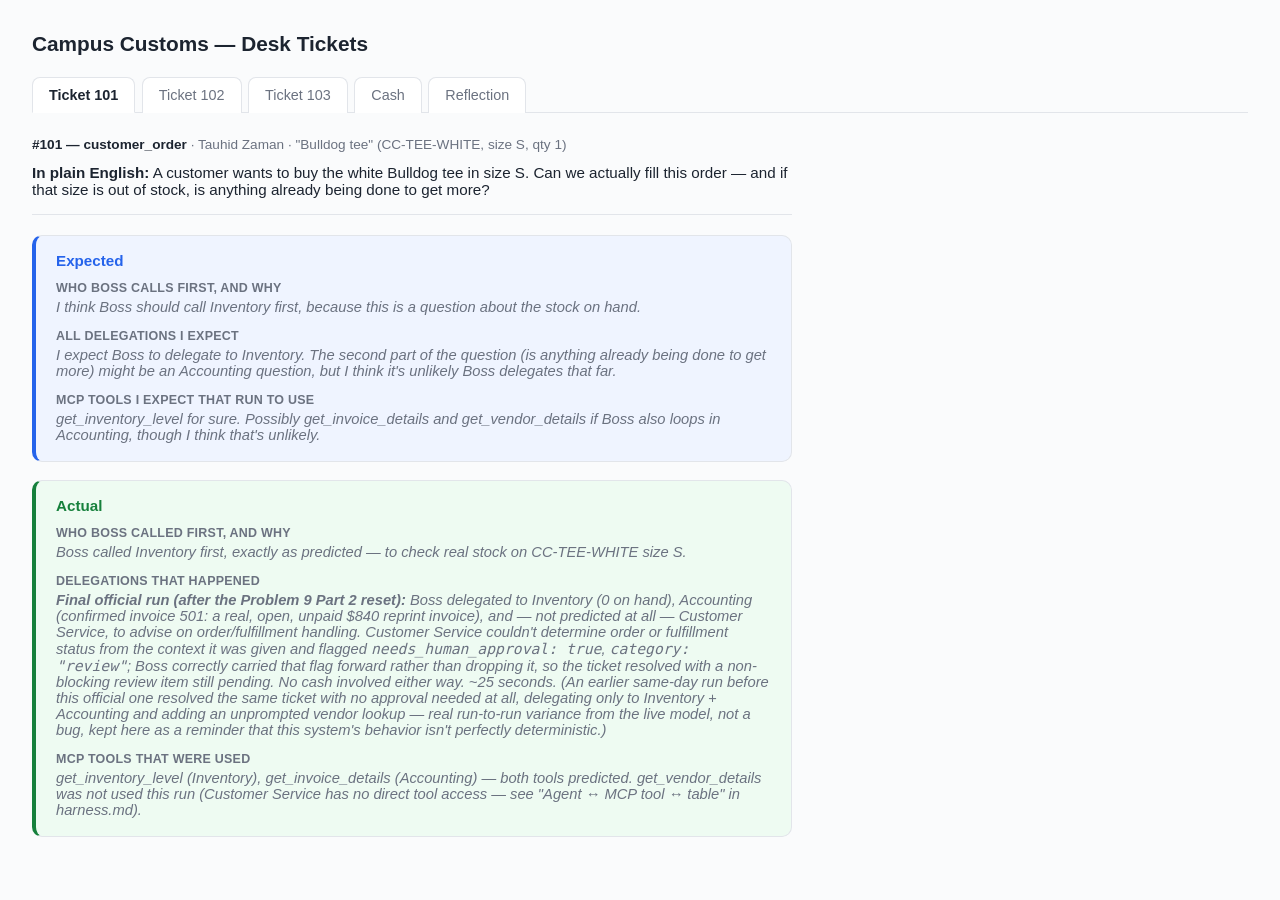
<file: output/desk_tickets.html>
<!DOCTYPE html>
<html lang="en">
<head>
<meta charset="UTF-8">
<title>Campus Customs — Desk Tickets</title>
<style>
  :root {
    --ink: #1c2430;
    --muted: #6b7280;
    --line: #e2e5ea;
    --bg: #fafbfc;
    --expected: #2563eb;
    --actual: #16803c;
    --expected-bg: #eff4ff;
    --actual-bg: #eefbf2;
  }
  * { box-sizing: border-box; }
  body {
    margin: 0;
    padding: 2rem;
    background: var(--bg);
    color: var(--ink);
    font-family: -apple-system, BlinkMacSystemFont, "Segoe UI", Helvetica, Arial, sans-serif;
  }
  h1 {
    font-size: 1.3rem;
    margin: 0 0 1.25rem 0;
  }
  .tabs {
    display: flex;
    gap: 0.4rem;
    border-bottom: 1px solid var(--line);
    margin-bottom: 1.5rem;
    flex-wrap: wrap;
  }
  .tab-btn {
    appearance: none;
    border: 1px solid var(--line);
    border-bottom: none;
    background: #fff;
    color: var(--muted);
    padding: 0.55rem 1rem;
    border-radius: 8px 8px 0 0;
    font-size: 0.9rem;
    cursor: pointer;
    position: relative;
    top: 1px;
  }
  .tab-btn.active {
    color: var(--ink);
    font-weight: 600;
    border-bottom: 1px solid #fff;
    background: #fff;
  }
  .panel { display: none; max-width: 760px; }
  .panel.active { display: block; }

  .ticket-ref {
    font-size: 0.85rem;
    color: var(--muted);
    margin-bottom: 0.75rem;
  }
  .ticket-ref b { color: var(--ink); }

  .ticket-question {
    font-size: 0.95rem;
    margin-bottom: 1.25rem;
    padding-bottom: 1rem;
    border-bottom: 1px solid var(--line);
  }

  .section {
    border: 1px solid var(--line);
    border-radius: 10px;
    padding: 1rem 1.25rem 1.1rem;
    margin-bottom: 1.1rem;
  }
  .section.expected { border-left: 4px solid var(--expected); background: var(--expected-bg); }
  .section.actual { border-left: 4px solid var(--actual); background: var(--actual-bg); }
  .section h2 {
    font-size: 0.95rem;
    margin: 0 0 0.75rem 0;
  }
  .section.expected h2 { color: var(--expected); }
  .section.actual h2 { color: var(--actual); }

  .field { margin-bottom: 0.9rem; }
  .field:last-child { margin-bottom: 0; }
  .field label {
    display: block;
    font-size: 0.78rem;
    font-weight: 600;
    text-transform: uppercase;
    letter-spacing: 0.02em;
    color: var(--muted);
    margin-bottom: 0.25rem;
  }
  .field p {
    margin: 0;
    font-size: 0.92rem;
    color: var(--muted);
    font-style: italic;
  }

  .coming-later {
    border: 1px dashed var(--line);
    border-radius: 10px;
    padding: 2rem 1.25rem;
    text-align: center;
    color: var(--muted);
    font-style: italic;
  }

  #reflection.panel { max-width: 880px; }
  .rq {
    border: 1px solid var(--line);
    border-radius: 10px;
    padding: 1.1rem 1.35rem 1.2rem;
    margin-bottom: 1.1rem;
    background: #fff;
  }
  .rq h2 {
    font-size: 0.98rem;
    margin: 0 0 0.75rem 0;
    color: var(--ink);
  }
  .rq p {
    margin: 0 0 0.8rem 0;
    font-size: 0.92rem;
    line-height: 1.55;
    color: var(--ink);
  }
  .rq p:last-child { margin-bottom: 0; }
  .rq p b { color: var(--actual); }
  .rq code {
    background: #f1f3f5;
    padding: 0.05rem 0.3rem;
    border-radius: 4px;
    font-size: 0.85em;
  }
</style>
</head>
<body>

<h1>Campus Customs — Desk Tickets</h1>

<div class="tabs">
  <button class="tab-btn active" data-tab="t101">Ticket 101</button>
  <button class="tab-btn" data-tab="t102">Ticket 102</button>
  <button class="tab-btn" data-tab="t103">Ticket 103</button>
  <button class="tab-btn" data-tab="cash">Cash</button>
  <button class="tab-btn" data-tab="reflection">Reflection</button>
</div>

<!-- Ticket 101 -->
<div class="panel active" id="t101">
  <div class="ticket-ref">
    <b>#101 — customer_order</b> · Tauhid Zaman · "Bulldog tee" (CC-TEE-WHITE, size S, qty 1)
  </div>
  <div class="ticket-question">
    <b>In plain English:</b> A customer wants to buy the white Bulldog tee in size S. Can we actually fill this order — and if that size is out of stock, is anything already being done to get more?
  </div>

  <div class="section expected">
    <h2>Expected</h2>
    <div class="field">
      <label>Who Boss calls first, and why</label>
      <p>I think Boss should call Inventory first, because this is a question about the stock on hand.</p>
    </div>
    <div class="field">
      <label>All delegations I expect</label>
      <p>I expect Boss to delegate to Inventory. The second part of the question (is anything already being done to get more) might be an Accounting question, but I think it's unlikely Boss delegates that far.</p>
    </div>
    <div class="field">
      <label>MCP tools I expect that run to use</label>
      <p>get_inventory_level for sure. Possibly get_invoice_details and get_vendor_details if Boss also loops in Accounting, though I think that's unlikely.</p>
    </div>
  </div>

  <div class="section actual">
    <h2>Actual</h2>
    <div class="field">
      <label>Who Boss called first, and why</label>
      <p>Boss called Inventory first, exactly as predicted — to check real stock on CC-TEE-WHITE size S.</p>
    </div>
    <div class="field">
      <label>Delegations that happened</label>
      <p><b>Final official run (after the Problem 9 Part 2 reset):</b> Boss delegated to Inventory (0 on hand), Accounting (confirmed invoice 501: a real, open, unpaid $840 reprint invoice), and — not predicted at all — Customer Service, to advise on order/fulfillment handling. Customer Service couldn't determine order or fulfillment status from the context it was given and flagged <code>needs_human_approval: true</code>, <code>category: "review"</code>; Boss correctly carried that flag forward rather than dropping it, so the ticket resolved with a non-blocking review item still pending. No cash involved either way. ~25 seconds. (An earlier same-day run before this official one resolved the same ticket with no approval needed at all, delegating only to Inventory + Accounting and adding an unprompted vendor lookup — real run-to-run variance from the live model, not a bug, kept here as a reminder that this system's behavior isn't perfectly deterministic.)</p>
    </div>
    <div class="field">
      <label>MCP tools that were used</label>
      <p>get_inventory_level (Inventory), get_invoice_details (Accounting) — both tools predicted. get_vendor_details was not used this run (Customer Service has no direct tool access — see "Agent ↔ MCP tool ↔ table" in harness.md).</p>
    </div>
  </div>
</div>

<!-- Ticket 102 -->
<div class="panel" id="t102">
  <div class="ticket-ref">
    <b>#102 — rent_notice</b> · Elm City Properties · "Rent due" (lease 1, Chapel Street shop)
  </div>
  <div class="ticket-question">
    <b>In plain English:</b> Our landlord says rent is due in 2 days. How much do we actually owe, do we have enough cash to cover it, and has it already been paid?
  </div>

  <div class="section expected">
    <h2>Expected</h2>
    <div class="field">
      <label>Who Boss calls first, and why</label>
      <p>Boss should call Facilities first, because this has to do with the actual building.</p>
    </div>
    <div class="field">
      <label>All delegations I expect</label>
      <p>I expect Boss to delegate to Facilities, and also work with Accounting to confirm we have enough cash to cover the rent. I don't expect the team to be able to confirm whether rent has already been paid, since there's no tool for that.</p>
    </div>
    <div class="field">
      <label>MCP tools I expect that run to use</label>
      <p>get_lease_details and get_cash_balance.</p>
    </div>
  </div>

  <div class="section actual">
    <h2>Actual</h2>
    <div class="field">
      <label>Who Boss called first, and why</label>
      <p>Boss called Facilities first, exactly as predicted — to verify the real lease terms.</p>
    </div>
    <div class="field">
      <label>Delegations that happened</label>
      <p><b>This ticket surfaced a real bug, then confirmed the fix.</b> The first real run only delegated to Facilities — Boss never looped in Accounting despite both Facilities' and its own reply saying to, leaving <code>payment_account: null</code> on the flagged $2,400 approval (clicking "Approve" on it would have failed). Diagnosed and fixed with a new rule in <code>boss.md</code> (delegate to Accounting yourself for a real account before finalizing a payment flag — see harness.md). The fix's first test still didn't produce a usable approval: Accounting read the cash balance's stale-looking <code>date</code> field as a reason to withhold any payment recommendation, so the ticket resolved with a non-actionable <code>category: "review"</code> and zero cash movement. Fixed again with a clarification in <code>accounting.md</code> (that date field isn't a staleness signal). <b>The official run</b>: Boss delegated to Facilities, which (overstepping its own Boss-only escalation rule — a separate documented finding) called Accounting directly and got back the real account; Boss also independently called <code>get_cash_balance</code> itself as a grounding check. Final reply: <code>needs_human_approval: true</code>, <code>category: "payment"</code>, <code>payment_amount: 2400</code>, <code>payment_account: "checking"</code> — a real, actionable approval this time. The student approved it live in the dashboard (decided by rachel.sin@yale.edu); <code>payments.apply_payment()</code> deducted $2,400 from checking and the ticket moved to <b>resolved</b>.</p>
    </div>
    <div class="field">
      <label>MCP tools that were used</label>
      <p>get_lease_details (Facilities) and get_cash_balance (Accounting, and again independently by Boss as a grounding check) — both tools predicted, and get_cash_balance finally got exercised once the routing gap was fixed.</p>
    </div>
  </div>
</div>

<!-- Ticket 103 -->
<div class="panel" id="t103">
  <div class="ticket-ref">
    <b>#103 — price_override</b> · Yale AI Club · "Bulk hoodie discount" (CC-HOOD-NAVY, size M, qty 20)
  </div>
  <div class="ticket-question">
    <b>In plain English:</b> A student org wants to buy 20 navy hoodies in size M and is asking for a bulk discount. Can we even fill an order that big, and if not fully, is a discount still worth offering on what we do have?
  </div>

  <div class="section expected">
    <h2>Expected</h2>
    <div class="field">
      <label>Who Boss calls first, and why</label>
      <p>Boss should call Inventory first, because this is fundamentally an inventory question — can we even fill an order for 20.</p>
    </div>
    <div class="field">
      <label>All delegations I expect</label>
      <p>I expect Boss to delegate to Inventory first, then to Accounting for pricing/margin on the discount. Customer Service might get involved to draft a response to Yale AI Club, depending on how they reached out. But Customer Service can't actually create an invoice — nothing in the system can create a new sales record yet — so I expect Boss to flag that as a missing capability rather than invent one.</p>
    </div>
    <div class="field">
      <label>MCP tools I expect that run to use</label>
      <p>get_inventory_level and get_pricing.</p>
    </div>
  </div>

  <div class="section actual">
    <h2>Actual</h2>
    <div class="field">
      <label>Who Boss called first, and why</label>
      <p>Boss called Inventory first in the official run — matching the prediction. (An earlier same-day run had called Accounting first instead; both agents were consulted either way in both runs.)</p>
    </div>
    <div class="field">
      <label>Delegations that happened</label>
      <p><b>Official run (post-reset):</b> Boss delegated to both Inventory and Accounting. Inventory confirmed only 8 of the 20 requested hoodies are on hand (shortfall of 12). Accounting found unit cost $22 / list price $58 and proposed an illustrative 10% discount ($52.20/unit, $1,044 total) as an unapproved suggestion, explicitly noting it hadn't assumed availability. Customer Service was correctly never involved (matching the boss.md fix restricting it to live chat only). This time Boss's final reply set <code>needs_human_approval: false</code> with no category at all — a cleaner, more confident synthesis than the earlier run (which had flagged a non-blocking <code>category: "review"</code> for the same facts). Either way the ticket resolved with zero cash movement; the discount is still just a recommendation, nothing was charged. ~11 seconds.</p>
    </div>
    <div class="field">
      <label>MCP tools that were used</label>
      <p>get_pricing (Accounting) and get_inventory_level (Inventory) — exactly the 2 tools predicted.</p>
    </div>
  </div>
</div>

<!-- Cash -->
<div class="panel" id="cash">
  <div class="ticket-ref">
    <b>Checking account</b> · itemized, starting balance through this run's ending balance
  </div>
  <div class="ticket-question">
    Reconstructed directly from <code>output/audit_trail.json</code> and the real <code>cash_accounts</code>/<code>payments</code> tables in <code>data/campus_customs_new.db</code> — every line below matches what actually happened, not a prediction. Verified: $3,400.00 − $2,400.00 + $0.00 + $0.00 = $1,000.00, which is exactly the working db's current <code>checking</code> balance.
  </div>

  <div class="section expected" style="border-left-color:#444;background:#f3f4f6;">
    <h2 style="color:#444;">Starting balance (post reset)</h2>
    <div class="field">
      <label>Checking, as of the Problem 9 Part 2 reset (2026-10-13T20:23:27)</label>
      <p style="font-style:normal;color:var(--ink);font-size:1.1rem;font-weight:700;">$3,400.00</p>
    </div>
  </div>

  <div class="section actual">
    <h2>#101 — Bulldog tee</h2>
    <div class="field">
      <label>Cash change</label>
      <p style="font-style:normal;color:var(--ink);font-weight:700;">$0.00</p>
    </div>
    <div class="field">
      <label>Why</label>
      <p>No payment was ever recommended or executed. Invoice 501 ($840, the vendor's reprint invoice) stays open and unpaid regardless — this ticket is about a customer order, not the shop paying anyone. Flagged <code>category: "review"</code> (not a payment), so nothing for the checking account to move.</p>
    </div>
  </div>

  <div class="section actual">
    <h2>#102 — Rent due</h2>
    <div class="field">
      <label>Cash change</label>
      <p style="font-style:normal;color:var(--dusty-red,#b91c1c);font-weight:700;">&minus;$2,400.00</p>
    </div>
    <div class="field">
      <label>Why</label>
      <p>Lease 1's monthly rent, paid to Elm City Properties. Boss flagged a real <code>category: "payment"</code> approval (<code>payment_amount: 2400</code>, <code>payment_account: "checking"</code>); the student approved it live in the dashboard (<code>decided_by: rachel.sin@yale.edu</code>). <code>payments.apply_payment()</code> recorded payment id 1 (<code>kind: "rent"</code>, <code>ref_id: 1</code>) and deducted $2,400.00 from checking in the same transaction.</p>
    </div>
  </div>

  <div class="section actual">
    <h2>#103 — Bulk hoodie discount</h2>
    <div class="field">
      <label>Cash change</label>
      <p style="font-style:normal;color:var(--ink);font-weight:700;">$0.00</p>
    </div>
    <div class="field">
      <label>Why</label>
      <p>Accounting's 10% discount ($52.20/unit, $1,044 total) is an unapproved pricing recommendation, not an executed sale — there's no sales/receivables tool in this system that could actually charge Yale AI Club (a known gap, flagged back in Problem 6). Nothing moved.</p>
    </div>
  </div>

  <div class="section expected" style="border-left-color:#444;background:#f3f4f6;">
    <h2 style="color:#444;">Ending balance</h2>
    <div class="field">
      <label>Checking, after all 3 tickets resolved (matches <code>cash_accounts</code> in the working db as of 2026-10-14)</label>
      <p style="font-style:normal;color:var(--ink);font-size:1.1rem;font-weight:700;">$1,000.00</p>
    </div>
  </div>
</div>

<!-- Reflection -->
<div class="panel" id="reflection">

  <div class="ticket-question" style="border-bottom: none; padding-bottom: 0;">
    Evidence for every claim below is on the Ticket/Cash tabs on this same page. Real screenshots of the live dashboard for each resolved ticket — including ticket 102's new "has this already been paid?" confirmation flow referenced in Q1 — are in <code>output/resolved_board.html</code>.
  </div>

  <div class="rq">
    <h2>1. How would you evaluate the performance of the agents on each ticket, and why?</h2>
    <p><b>#101 (Bulldog tee).</b> Inventory and Accounting were reliably strong throughout — Inventory never guessed at the 0-on-hand figure, it always grounded it in a real <code>get_inventory_level(CC-TEE-WHITE, S)</code> call, and Accounting consistently pulled invoice 501's real $840/overdue/open status rather than assuming the reprint had already arrived. One run even went further unprompted and pulled Bulldog Print Co's 5-day lead time — good initiative, and still in scope (vendor lookups are Accounting's domain). Where performance wobbled was routing: across different live runs, Boss sometimes also looped in Customer Service for what is an internal stock ticket, even after <code>boss.md</code> was explicitly tightened to keep CS to live-chat only. CS behaved correctly once invoked — it honestly said it couldn't determine fulfillment status rather than inventing a promise to Tauhid — but its presence at all shows the routing rule doesn't hold every single time against the live model's own judgment.</p>
    <p><b>#102 (Rent due).</b> This is the ticket where the team's performance genuinely struggled, in full view, across several real runs. The first live run flagged a $2,400 payment approval with <code>payment_account: null</code> — an answer nobody could actually act on — because Boss never followed through on confirming the account with Accounting, despite both Facilities' and its own reply saying it should. The fix for that (a new <code>boss.md</code> rule) surfaced a second failure: Accounting then refused to recommend the payment at all, misreading the cash balance's last-updated timestamp as a staleness warning. Only after a second prompt fix did the team produce something genuinely usable — and even then, Facilities briefly broke its own "escalate through Boss only" rule to get the account straight from Accounting, meaning the right number arrived through the wrong process. The most mature behavior came out of a feature built specifically for this ticket's unresolved edge case: when Accounting truly can't confirm whether rent was already paid, it now reports the full $2,400/checking recommendation but routes it through an explicit human yes/no checkpoint rather than dead-ending or guessing (see the Cash tab for the real $2,400 deduction this produced). This ticket is the clearest evidence in the whole project that "performance" isn't just whether the final number is right — it's whether the system gets there safely and legibly.</p>
    <p><b>#103 (Bulk hoodie discount).</b> The most consistently solid performer. Every run correctly found the 8-of-20 shortfall and computed the discount math exactly ($52.20/unit, $1,044 total, $30.20 margin/unit) — and Accounting always flagged that it hadn't assumed availability, correctly deferring that question to Inventory instead of quietly assuming the full order could ship. No run ever invented a sale, which matters since there genuinely is no tool that could record one. The one real inconsistency was whether this got flagged for human review at all — same underlying facts, different runs landed on different judgments about how approval-worthy a non-binding discount suggestion is.</p>
  </div>

  <div class="rq">
    <h2>2. For each ticket, how did Actual compare to the Expected plan?</h2>
    <p><b>#101:</b> Expected Inventory "for sure," with Accounting only "if Boss also loops in Accounting, though I think that's unlikely." Actual consistently delegated to both — Accounting wasn't the unlikely edge case predicted, it was the norm every run — and one run added a third delegate (Customer Service) that wasn't predicted at all. The core judgment call ("Inventory first, because it's a stock question") held up every single time.</p>
    <p><b>#102:</b> Expected Facilities first, "also work with Accounting to confirm we have enough cash." The first real run got the first half right and the second half exactly backwards — the thing predicted as the obvious next step turned out to be the actual bug. It took two follow-up prompt fixes and a whole new feature (the payment-status yes/no checkpoint) before Actual caught up to what Expected had simply assumed would happen on its own. This is the one ticket where the gap between prediction and reality was a real finding, not just a different-but-equally-valid path.</p>
    <p><b>#103:</b> Expected Inventory first "because this is fundamentally an inventory question." Actual sometimes called Accounting first instead — the order flipped, but both agents were consulted regardless, and the final answer came out identical either way. The prediction that "Customer Service can't create an invoice, so expect that gap to be flagged rather than invented" held exactly — no run ever fabricated a way to record the sale.</p>
  </div>

  <div class="rq">
    <h2>3. What would have been simpler as one agent with tools — and why?</h2>
    <p><b>Ticket 103</b> is the clearest case. It's two independent read-only lookups (a stock level, a unit-economics calculation) with no disagreement to referee and no distinct escalation policy separating Inventory from Accounting — a single agent holding all 6 tools could call <code>get_inventory_level</code> and <code>get_pricing</code> itself and write the same answer in one pass. No delegation message to compose, no risk of under-specifying context the way Boss's early delegations on ticket 101 did (an entire run's step budget got burned on Inventory and Customer Service asking each other for context nobody had actually given them), and no chance of the kind of process violation seen on 102 (Facilities going around Boss to ask Accounting directly).</p>
    <p>The reason multi-agent earns its keep <i>elsewhere</i> in this system is specifically what 103 doesn't need: tool access that's structurally different per domain (Inventory literally cannot touch lease or invoice data — enforced by <code>runtime.py</code>'s <code>mcp_tools_for()</code>, not just by a prompt saying so), a designated place for disagreements to get adjudicated (Boss's "independent audit" role), and a hard separation between the agent that proposes a payment and the human who has to approve it. None of that is in play when the task is "look up two numbers and do arithmetic" — the multi-agent structure's overhead (extra real API round trips, a context hand-off that can silently drop detail, more places for a prompt gap to hide) buys real safety on a ticket like 102 and buys almost nothing on a ticket like 103.</p>
  </div>

  <div class="rq">
    <h2>4. Three new problems this agent team could solve with the tools already built</h2>
    <p><b>A vendor invoice discrepancy.</b> "Bulldog Print Co says we owe $1,200 for the last reprint order, but that's not what we were quoted." Directly solvable with the existing <code>get_invoice_details</code> + <code>get_vendor_details</code> — the same pattern Accounting already uses on ticket 101 to confirm invoice 501 is real rather than taking a claim at face value.</p>
    <p><b>Multi-SKU restock planning ahead of a known event.</b> "Family Weekend is in 3 weeks — do we have enough stock across tees and hoodies, and which vendors would we need to reorder from in time?" This is ticket 103's shortfall-plus-lead-time logic scaled past one SKU: Inventory checks levels per item, Accounting (which already owns vendor lead times, built specifically for ticket 101's reprint timeline) reports how long a restock would take, Boss synthesizes a go/no-go — no new tool required.</p>
    <p><b>A rent-renegotiation affordability check.</b> "Elm City Properties wants to raise the rent 10% at renewal — can we absorb that given our current cash position?" The exact same Facilities + Accounting combination already proven out on ticket 102 (<code>get_lease_details</code> + <code>get_cash_balance</code>), just asked about a hypothetical future number instead of an active, overdue one.</p>
  </div>

  <div class="rq">
    <h2>5. Three new problems this agent team could NOT solve, and what would be needed</h2>
    <p><b>Actually completing Yale AI Club's order.</b> Ticket 103 can price a discount and confirm a shortfall, but nothing in the system can create a sale, generate a customer invoice, or charge anyone — the <code>invoices</code> table only ever represents money the shop owes a <i>vendor</i>, never money owed <i>to</i> the shop (flagged back in Problem 6, never built). Needed: a <code>sales</code>/receivables table, a <code>create_sale_order</code> <b>write</b> tool gated with PydanticAI's <code>approval_required</code>/<code>DeferredToolResults</code> mechanism (reserved during the Problem 5 security hardening for exactly this moment), and scope updates to Accounting's and Customer Service's prompts to actually use it.</p>
    <p><b>Confirming whether a bill was already paid.</b> This is the literal, still-unresolved core of ticket 102: even with the new payment-status-confirmation feature, the system can't answer "has this already been paid?" itself — it can only ask a human every time, since nothing reads the <code>payments</code> table back out. A <code>get_payment_history(kind, ref_id)</code> tool was explicitly discussed and deliberately not built back in Problem 3 (the table was empty then); it would let Accounting check real payment history directly instead of permanently punting the question to a person.</p>
    <p><b>A broken piece of equipment.</b> "The register just died — what's a replacement going to cost, and who do we call?" <code>facilities.md</code> already says plainly that utilities and equipment are out of scope, since only a <code>leases</code> table exists. Needed: an <code>equipment</code>/<code>maintenance_requests</code> table, a matching MCP tool, and a scope expansion in Facilities' own prompt to use it.</p>
  </div>

</div>

<script>
  document.querySelectorAll(".tab-btn").forEach(btn => {
    btn.addEventListener("click", () => {
      document.querySelectorAll(".tab-btn").forEach(b => b.classList.remove("active"));
      document.querySelectorAll(".panel").forEach(p => p.classList.remove("active"));
      btn.classList.add("active");
      document.getElementById(btn.dataset.tab).classList.add("active");
    });
  });
</script>

</body>
</html>
</file>
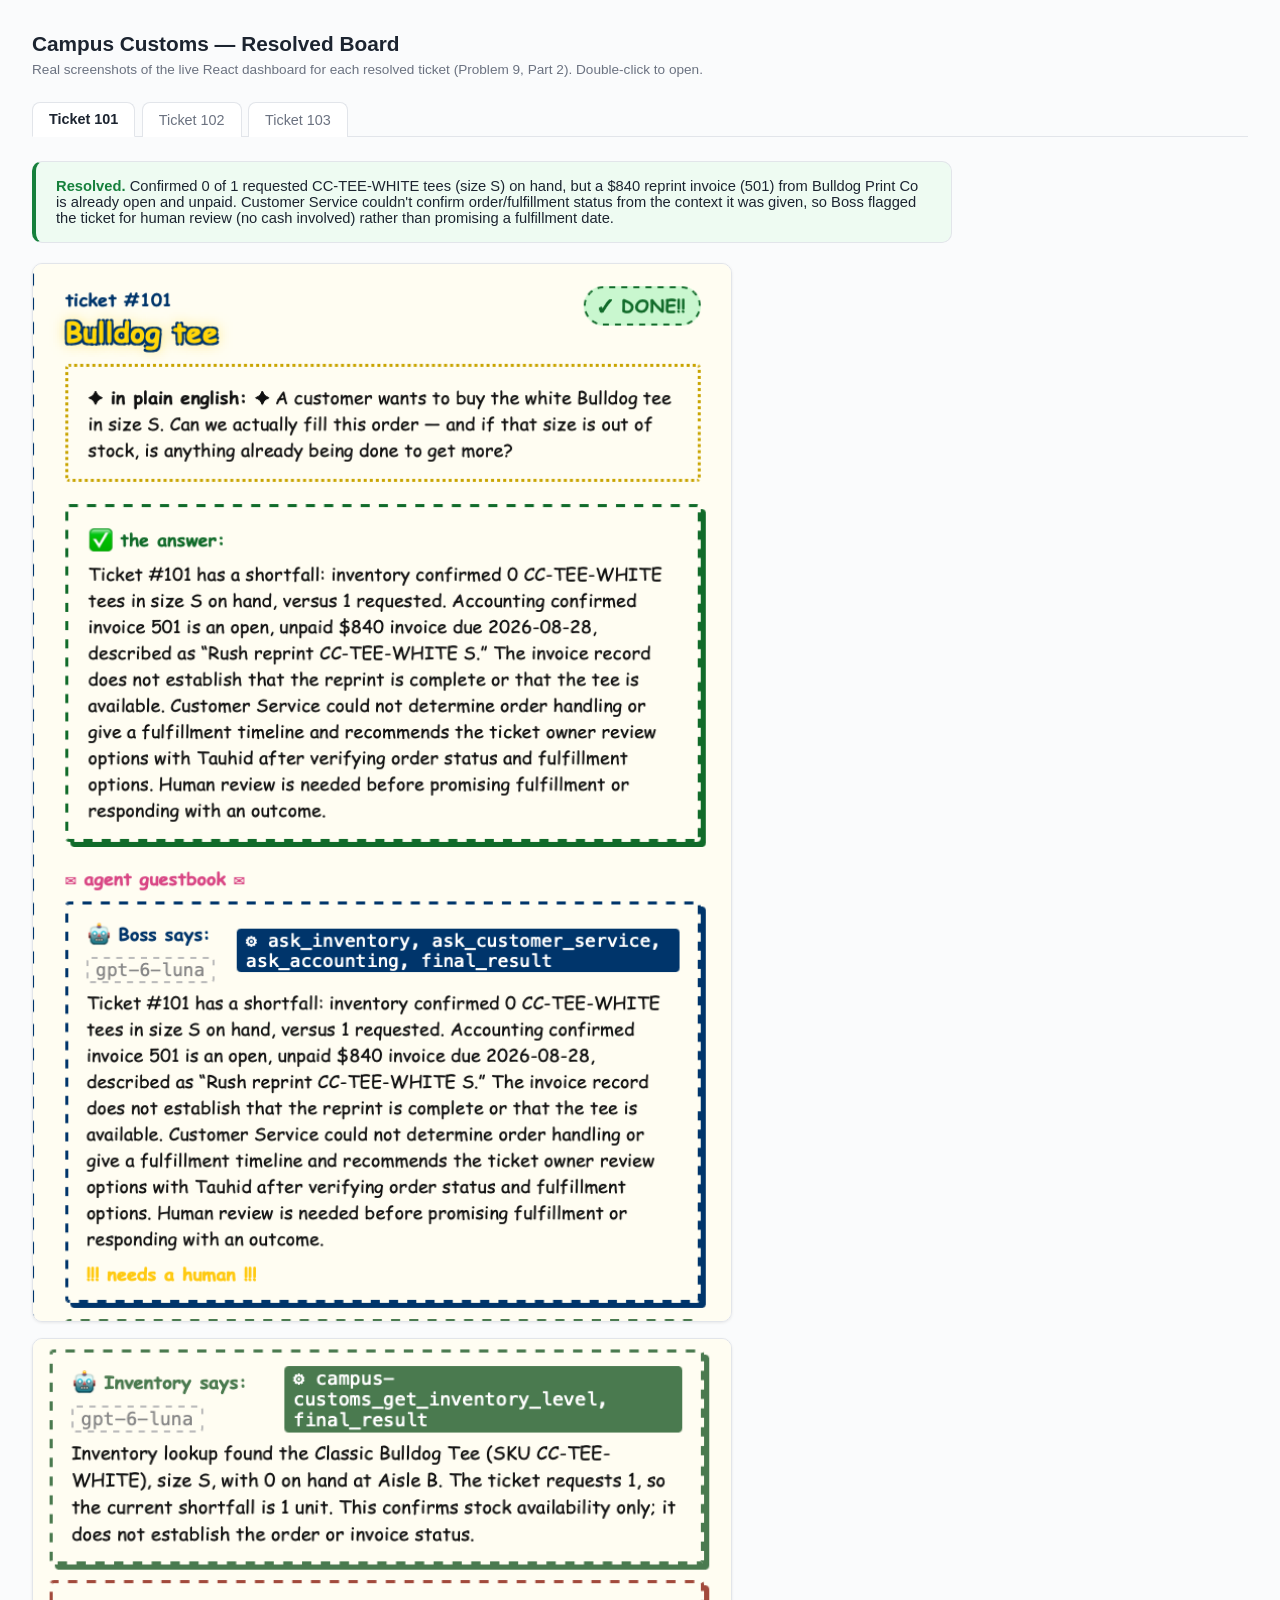
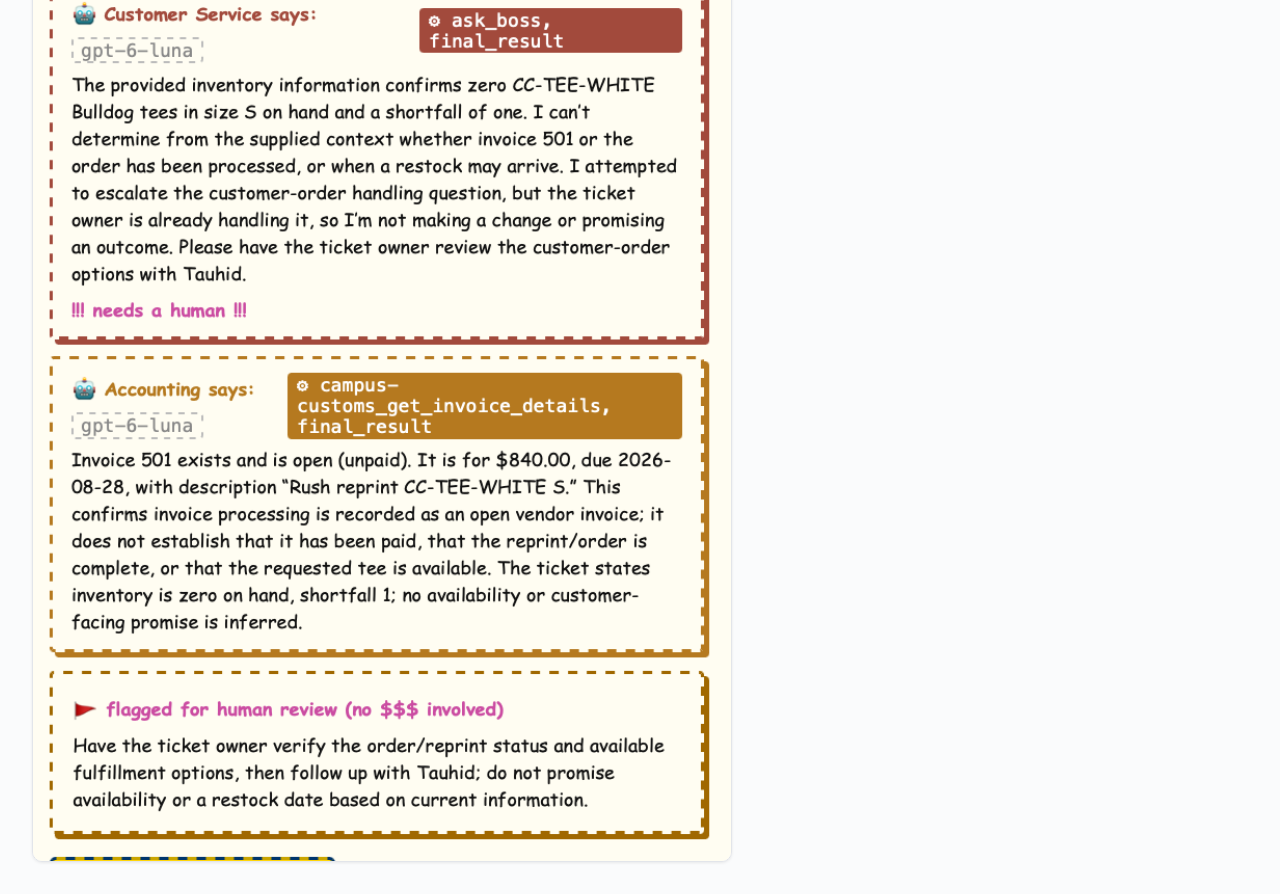
<file: output/resolved_board.html>
<!DOCTYPE html>
<html lang="en">
<head>
<meta charset="UTF-8">
<title>Campus Customs — Resolved Board</title>
<style>
  :root {
    --ink: #1c2430;
    --muted: #6b7280;
    --line: #e2e5ea;
    --bg: #fafbfc;
    --sage: #16803c;
    --sage-bg: #eefbf2;
  }
  * { box-sizing: border-box; }
  body {
    margin: 0;
    padding: 2rem;
    background: var(--bg);
    color: var(--ink);
    font-family: -apple-system, BlinkMacSystemFont, "Segoe UI", Helvetica, Arial, sans-serif;
  }
  h1 { font-size: 1.3rem; margin: 0 0 0.35rem 0; }
  .subtitle { font-size: 0.85rem; color: var(--muted); margin-bottom: 1.5rem; }
  .tabs {
    display: flex;
    gap: 0.4rem;
    border-bottom: 1px solid var(--line);
    margin-bottom: 1.5rem;
    flex-wrap: wrap;
  }
  .tab-btn {
    appearance: none;
    border: 1px solid var(--line);
    border-bottom: none;
    background: #fff;
    color: var(--muted);
    padding: 0.55rem 1rem;
    border-radius: 8px 8px 0 0;
    font-size: 0.9rem;
    cursor: pointer;
    position: relative;
    top: 1px;
  }
  .tab-btn.active { color: var(--ink); font-weight: 600; border-bottom: 1px solid #fff; background: #fff; }
  .panel { display: none; max-width: 920px; }
  .panel.active { display: block; }

  .outcome {
    border: 1px solid var(--line);
    border-left: 4px solid var(--sage);
    background: var(--sage-bg);
    border-radius: 10px;
    padding: 1rem 1.25rem;
    margin-bottom: 1.25rem;
    font-size: 0.92rem;
  }
  .outcome b { color: var(--sage); }

  .shots { display: flex; flex-direction: column; gap: 1rem; }
  .shots img {
    width: 100%;
    max-width: 700px;
    border: 1px solid var(--line);
    border-radius: 10px;
    box-shadow: 0 1px 3px rgba(0,0,0,0.08);
  }
</style>
</head>
<body>

<h1>Campus Customs — Resolved Board</h1>
<div class="subtitle">Real screenshots of the live React dashboard for each resolved ticket (Problem 9, Part 2). Double-click to open.</div>

<div class="tabs">
  <button class="tab-btn active" data-tab="t101">Ticket 101</button>
  <button class="tab-btn" data-tab="t102">Ticket 102</button>
  <button class="tab-btn" data-tab="t103">Ticket 103</button>
</div>

<!-- Ticket 101 -->
<div class="panel active" id="t101">
  <div class="outcome">
    <b>Resolved.</b> Confirmed 0 of 1 requested CC-TEE-WHITE tees (size S) on hand, but a $840 reprint invoice (501) from Bulldog Print Co is already open and unpaid. Customer Service couldn't confirm order/fulfillment status from the context it was given, so Boss flagged the ticket for human review (no cash involved) rather than promising a fulfillment date.
  </div>
  <div class="shots">
    <img src="screenshots/ticket_101_a.png" alt="Ticket 101 — question and answer">
    <img src="screenshots/ticket_101_b.png" alt="Ticket 101 — full agent guestbook feed">
  </div>
</div>

<!-- Ticket 102 -->
<div class="panel" id="t102">
  <div class="outcome">
    <b>Resolved, $2,400.00 paid.</b> Lease 1's rent (Chapel Street shop, Elm City Properties) was confirmed overdue, but Accounting couldn't confirm whether this cycle had already been paid (no payment-history tool exists) — so instead of withholding the recommendation, it flagged <code>category: "payment_pending_confirmation"</code> with the real amount and account ready, and asked a human to confirm payment status first. The student answered "No, pay it" live in the dashboard; checking dropped from $3,400.00 to $1,000.00.
  </div>
  <div class="shots">
    <img src="screenshots/ticket_102_a.png" alt="Ticket 102 — question and answer">
    <img src="screenshots/ticket_102_b.png" alt="Ticket 102 — agent guestbook feed, part 1">
    <img src="screenshots/ticket_102_c.png" alt="Ticket 102 — agent guestbook feed, part 2, and the approved confirmation">
  </div>
</div>

<!-- Ticket 103 -->
<div class="panel" id="t103">
  <div class="outcome">
    <b>Resolved, no cash impact.</b> Only 8 of the requested 20 CC-HOOD-NAVY hoodies (size M) are in stock, a shortfall of 12. Accounting priced an illustrative 10% bulk discount ($52.20/unit, $1,044 total) contingent on availability — an unapproved recommendation only, nothing charged.
  </div>
  <div class="shots">
    <img src="screenshots/ticket_103_a.png" alt="Ticket 103 — question and answer">
    <img src="screenshots/ticket_103_b.png" alt="Ticket 103 — full agent guestbook feed">
  </div>
</div>

<script>
  document.querySelectorAll(".tab-btn").forEach(btn => {
    btn.addEventListener("click", () => {
      document.querySelectorAll(".tab-btn").forEach(b => b.classList.remove("active"));
      document.querySelectorAll(".panel").forEach(p => p.classList.remove("active"));
      btn.classList.add("active");
      document.getElementById(btn.dataset.tab).classList.add("active");
    });
  });
</script>

</body>
</html>
</file>
